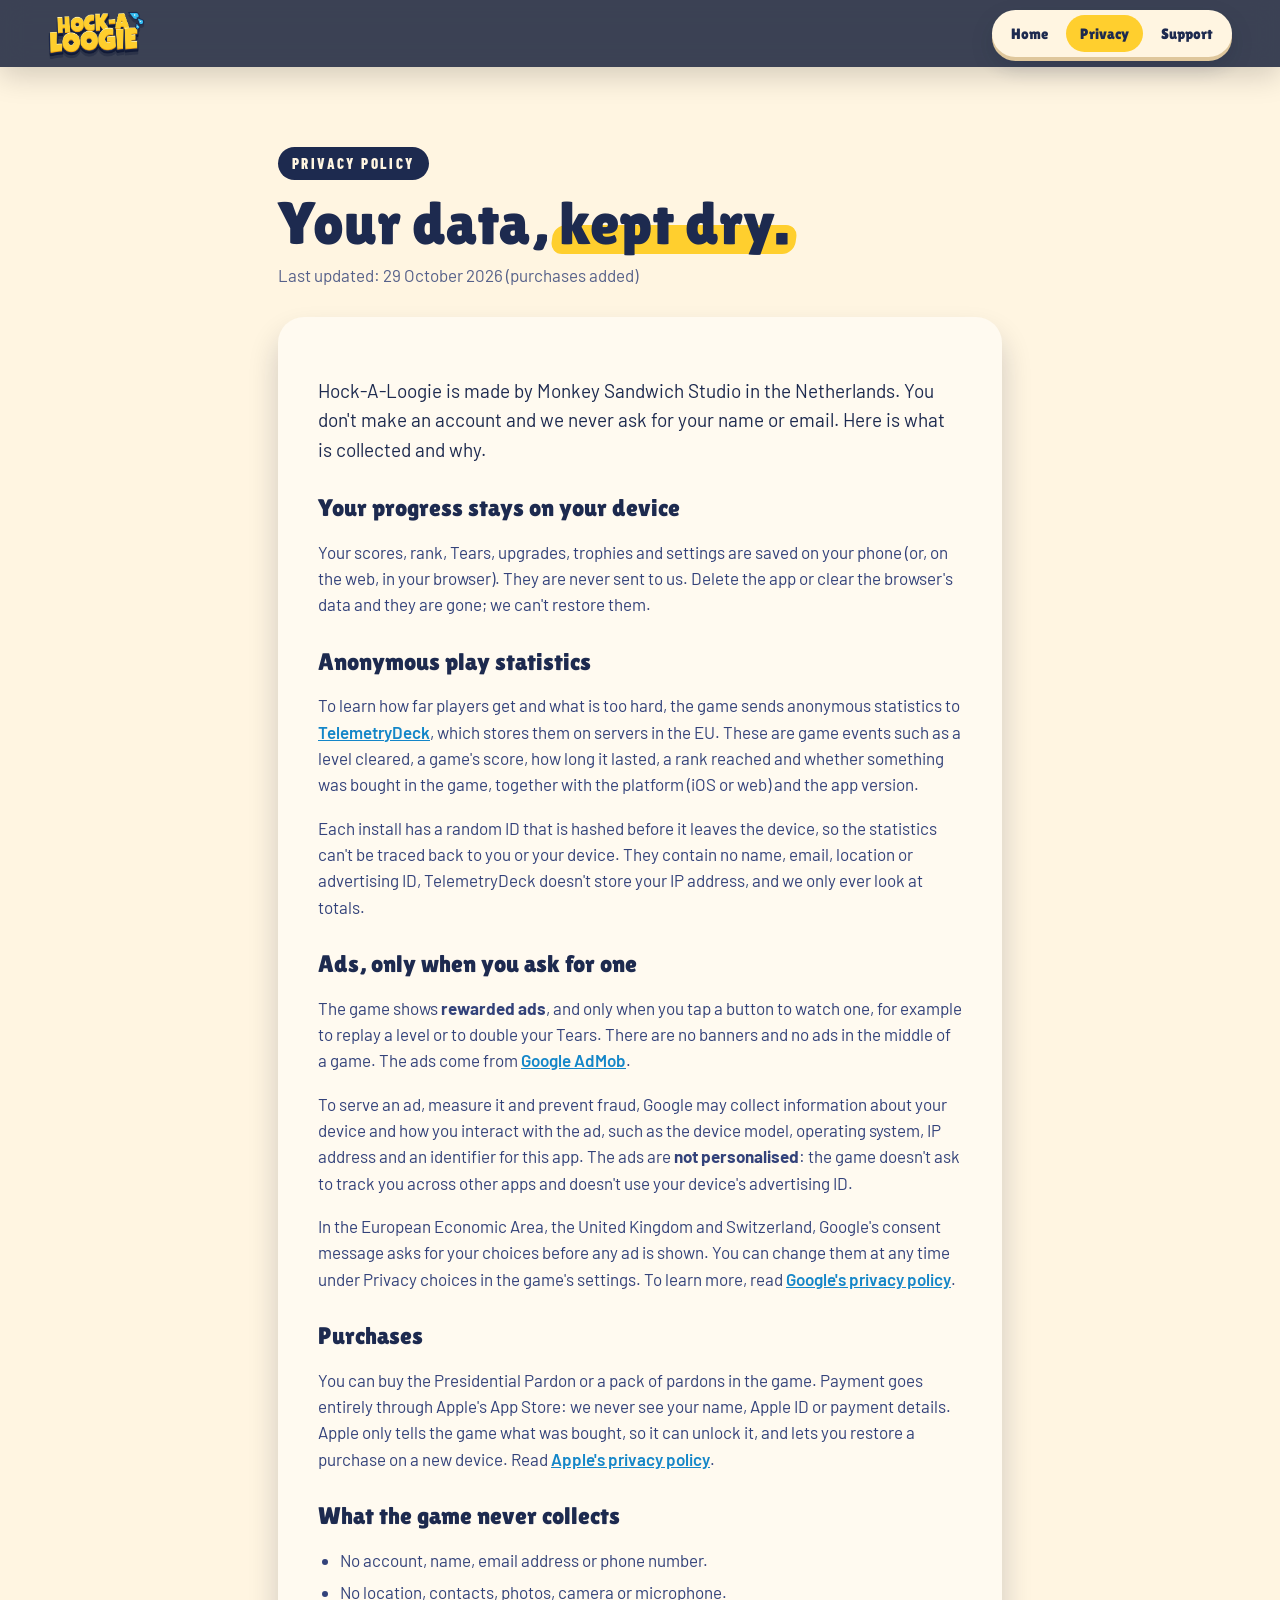
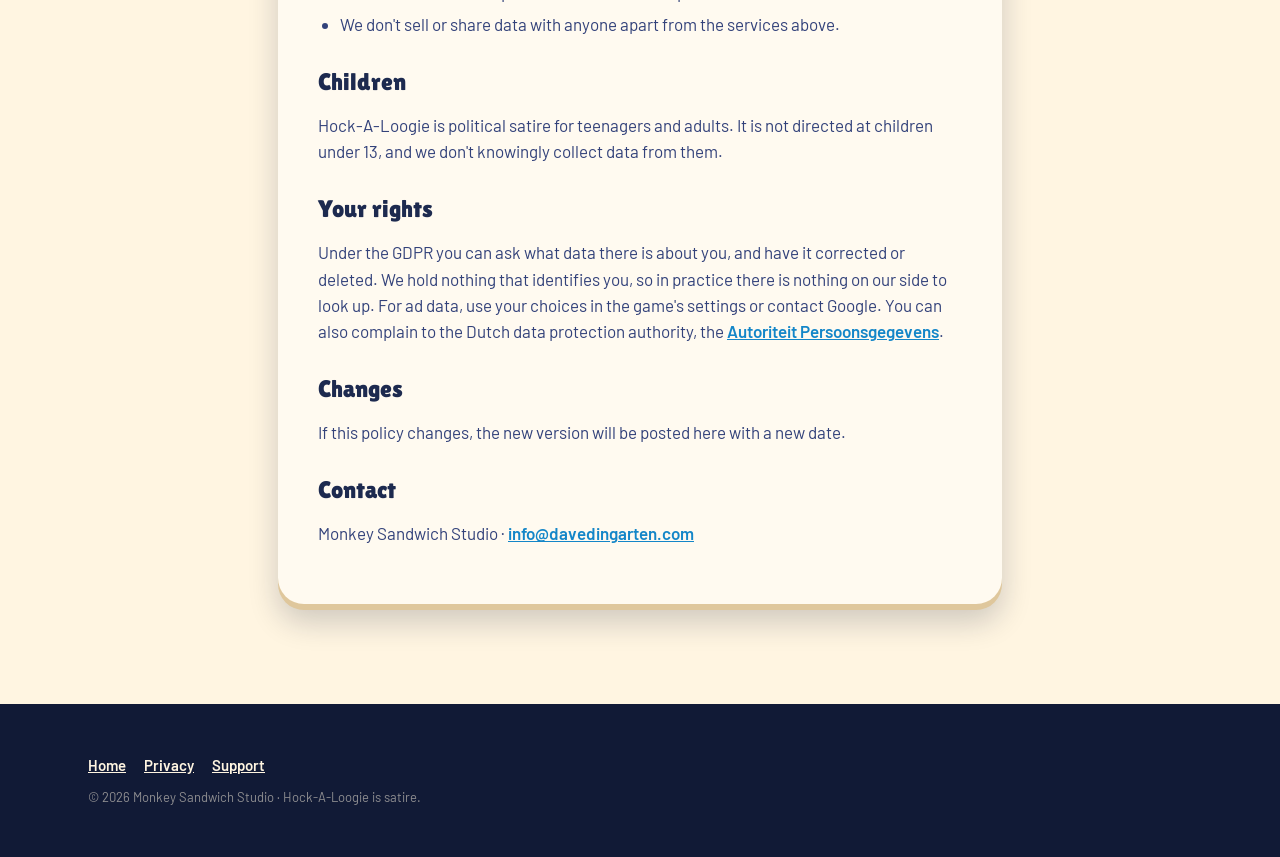
<file: privacy/index.html>
<!doctype html>
<html lang="en">
<head>
<meta charset="utf-8">
<meta name="viewport" content="width=device-width, initial-scale=1, viewport-fit=cover">
<title>Privacy Policy · Hock-A-Loogie</title>
<meta name="description" content="What Hock-A-Loogie collects, why, and what you can do about it.">
<meta name="theme-color" content="#1d2a4f">
<link rel="icon" href="../art/favicon.png">
<link rel="apple-touch-icon" href="../art/apple-touch-icon.png">
<link rel="preconnect" href="https://fonts.googleapis.com">
<link rel="preconnect" href="https://fonts.gstatic.com" crossorigin>
<link href="https://fonts.googleapis.com/css2?family=Barlow+Condensed:wght@800&family=Barlow:wght@400;600&family=Lilita+One&display=swap" rel="stylesheet">
<link rel="stylesheet" href="../css/site.css">
</head>
<body class="doc-page">

<header class="topbar solid">
  <a class="brand" href="../" aria-label="Hock-A-Loogie home"><img src="../art/logo.webp" alt="Hock-A-Loogie" width="1257" height="596"></a>
  <nav aria-label="Pages"><a href="../">Home</a><a href="./" class="on">Privacy</a><a href="../support/">Support</a></nav>
</header>

<main class="doc">
  <div class="wrap">
    <p class="kicker">PRIVACY POLICY</p>
    <h1 class="h2">Your data, <span class="hl">kept dry.</span></h1>
    <p class="date">Last updated: 29 October 2026 (purchases added)</p>

    <div class="doc-card">
      <p class="lead">Hock-A-Loogie is made by Monkey Sandwich Studio in the Netherlands. You don't make an account and we never ask for your name or email. Here is what is collected and why.</p>

      <h3>Your progress stays on your device</h3>
      <p>Your scores, rank, Tears, upgrades, trophies and settings are saved on your phone (or, on the web, in your browser). They are never sent to us. Delete the app or clear the browser's data and they are gone; we can't restore them.</p>

      <h3>Anonymous play statistics</h3>
      <p>To learn how far players get and what is too hard, the game sends anonymous statistics to <a href="https://telemetrydeck.com/privacy/" rel="noopener">TelemetryDeck</a>, which stores them on servers in the EU. These are game events such as a level cleared, a game's score, how long it lasted, a rank reached and whether something was bought in the game, together with the platform (iOS or web) and the app version.</p>
      <p>Each install has a random ID that is hashed before it leaves the device, so the statistics can't be traced back to you or your device. They contain no name, email, location or advertising ID, TelemetryDeck doesn't store your IP address, and we only ever look at totals.</p>

      <h3>Ads, only when you ask for one</h3>
      <p>The game shows <strong>rewarded ads</strong>, and only when you tap a button to watch one, for example to replay a level or to double your Tears. There are no banners and no ads in the middle of a game. The ads come from <a href="https://policies.google.com/technologies/partner-sites" rel="noopener">Google AdMob</a>.</p>
      <p>To serve an ad, measure it and prevent fraud, Google may collect information about your device and how you interact with the ad, such as the device model, operating system, IP address and an identifier for this app. The ads are <strong>not personalised</strong>: the game doesn't ask to track you across other apps and doesn't use your device's advertising ID.</p>
      <p>In the European Economic Area, the United Kingdom and Switzerland, Google's consent message asks for your choices before any ad is shown. You can change them at any time under Privacy choices in the game's settings. To learn more, read <a href="https://policies.google.com/privacy" rel="noopener">Google's privacy policy</a>.</p>

      <h3>Purchases</h3>
      <p>You can buy the Presidential Pardon or a pack of pardons in the game. Payment goes entirely through Apple's App Store: we never see your name, Apple ID or payment details. Apple only tells the game what was bought, so it can unlock it, and lets you restore a purchase on a new device. Read <a href="https://www.apple.com/legal/privacy/" rel="noopener">Apple's privacy policy</a>.</p>

      <h3>What the game never collects</h3>
      <ul>
        <li>No account, name, email address or phone number.</li>
        <li>No location, contacts, photos, camera or microphone.</li>
        <li>We don't sell or share data with anyone apart from the services above.</li>
      </ul>

      <h3>Children</h3>
      <p>Hock-A-Loogie is political satire for teenagers and adults. It is not directed at children under 13, and we don't knowingly collect data from them.</p>

      <h3>Your rights</h3>
      <p>Under the GDPR you can ask what data there is about you, and have it corrected or deleted. We hold nothing that identifies you, so in practice there is nothing on our side to look up. For ad data, use your choices in the game's settings or contact Google. You can also complain to the Dutch data protection authority, the <a href="https://autoriteitpersoonsgegevens.nl/en" rel="noopener">Autoriteit Persoonsgegevens</a>.</p>

      <h3>Changes</h3>
      <p>If this policy changes, the new version will be posted here with a new date.</p>

      <h3>Contact</h3>
      <p>Monkey Sandwich Studio · <a href="mailto:info@davedingarten.com">info@davedingarten.com</a></p>
    </div>
  </div>
</main>

<footer class="foot">
  <div class="wrap">
    <nav class="foot-links" aria-label="Pages"><a href="../">Home</a><a href="./">Privacy</a><a href="../support/">Support</a></nav>
    <p class="small">© 2026 Monkey Sandwich Studio · Hock-A-Loogie is satire.</p>
  </div>
</footer>
</body>
</html>
</file>
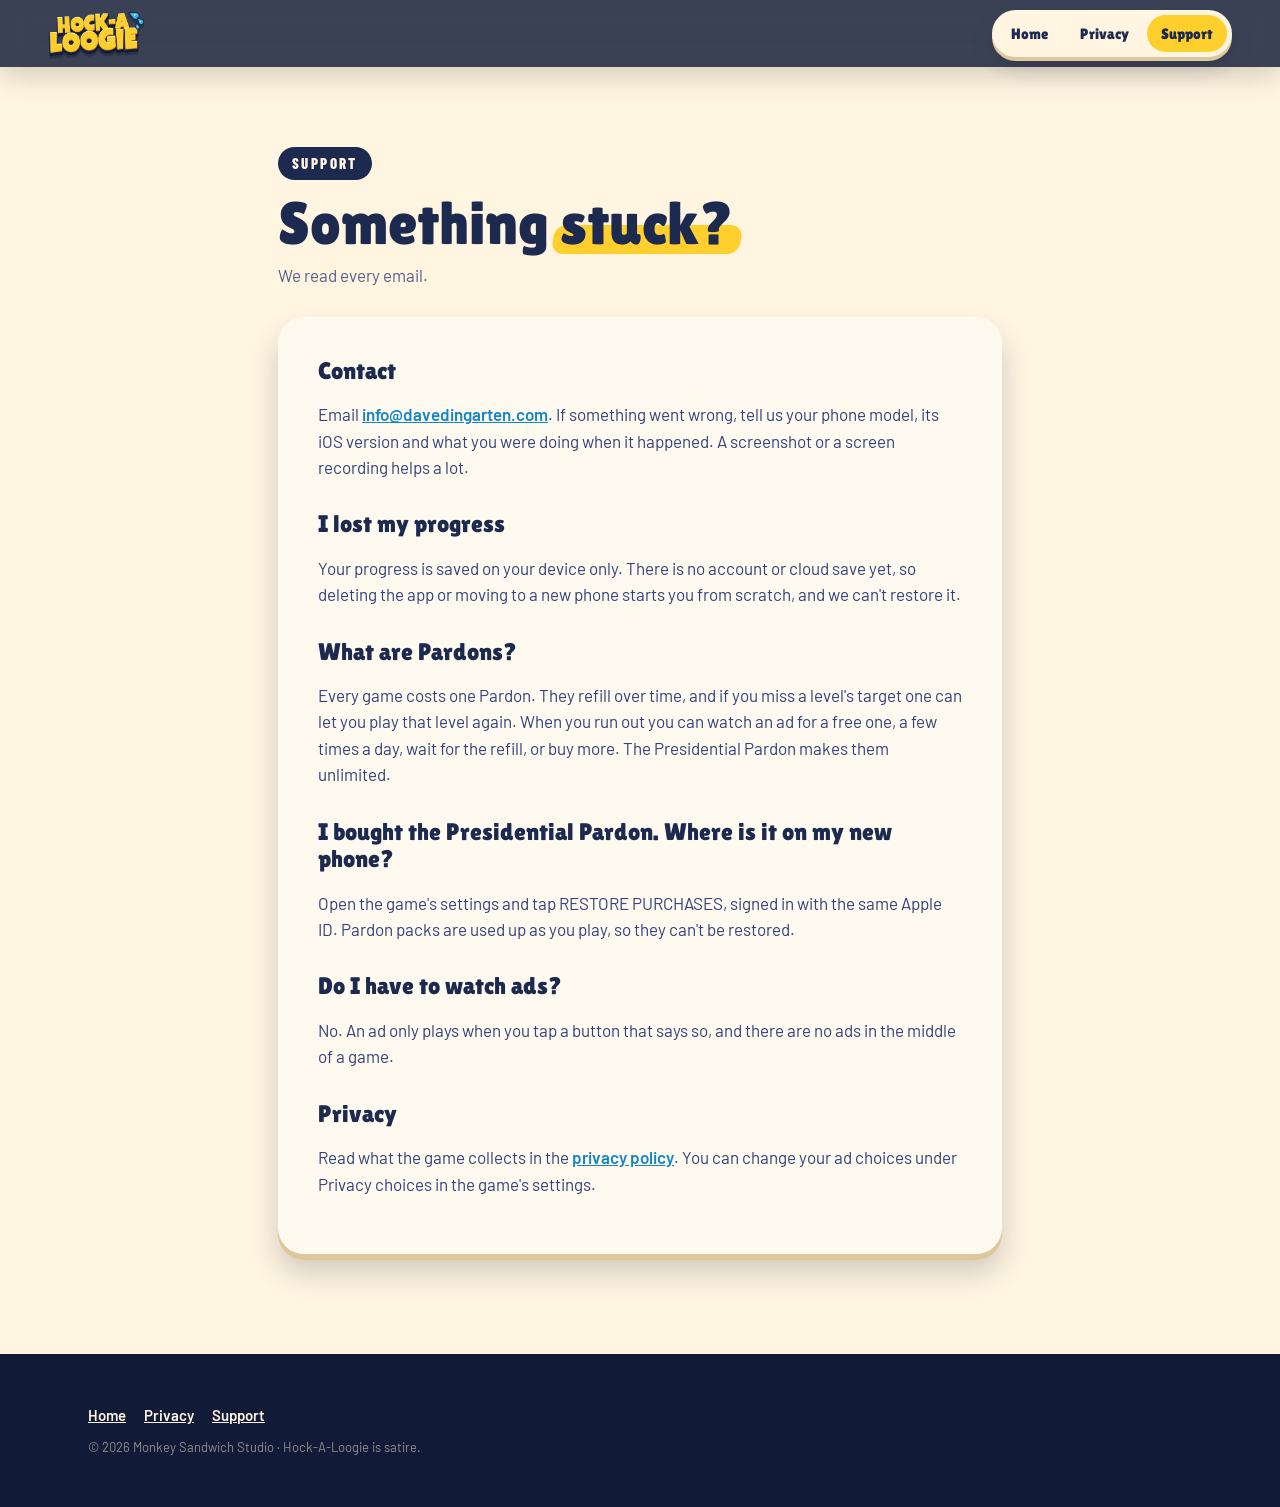
<file: support/index.html>
<!doctype html>
<html lang="en">
<head>
<meta charset="utf-8">
<meta name="viewport" content="width=device-width, initial-scale=1, viewport-fit=cover">
<title>Support · Hock-A-Loogie</title>
<meta name="description" content="Help with Hock-A-Loogie: contact, questions and bug reports.">
<meta name="theme-color" content="#1d2a4f">
<link rel="icon" href="../art/favicon.png">
<link rel="apple-touch-icon" href="../art/apple-touch-icon.png">
<link rel="preconnect" href="https://fonts.googleapis.com">
<link rel="preconnect" href="https://fonts.gstatic.com" crossorigin>
<link href="https://fonts.googleapis.com/css2?family=Barlow+Condensed:wght@800&family=Barlow:wght@400;600&family=Lilita+One&display=swap" rel="stylesheet">
<link rel="stylesheet" href="../css/site.css">
</head>
<body class="doc-page">

<header class="topbar solid">
  <a class="brand" href="../" aria-label="Hock-A-Loogie home"><img src="../art/logo.webp" alt="Hock-A-Loogie" width="1257" height="596"></a>
  <nav aria-label="Pages"><a href="../">Home</a><a href="../privacy/">Privacy</a><a href="./" class="on">Support</a></nav>
</header>

<main class="doc">
  <div class="wrap">
    <p class="kicker">SUPPORT</p>
    <h1 class="h2">Something <span class="hl">stuck?</span></h1>
    <p class="date">We read every email.</p>

    <div class="doc-card">
      <h3>Contact</h3>
      <p>Email <a href="mailto:info@davedingarten.com?subject=Hock-A-Loogie">info@davedingarten.com</a>. If something went wrong, tell us your phone model, its iOS version and what you were doing when it happened. A screenshot or a screen recording helps a lot.</p>

      <h3>I lost my progress</h3>
      <p>Your progress is saved on your device only. There is no account or cloud save yet, so deleting the app or moving to a new phone starts you from scratch, and we can't restore it.</p>

      <h3>What are Pardons?</h3>
      <p>Every game costs one Pardon. They refill over time, and if you miss a level's target one can let you play that level again. When you run out you can watch an ad for a free one, a few times a day, wait for the refill, or buy more. The Presidential Pardon makes them unlimited.</p>

      <h3>I bought the Presidential Pardon. Where is it on my new phone?</h3>
      <p>Open the game's settings and tap RESTORE PURCHASES, signed in with the same Apple ID. Pardon packs are used up as you play, so they can't be restored.</p>

      <h3>Do I have to watch ads?</h3>
      <p>No. An ad only plays when you tap a button that says so, and there are no ads in the middle of a game.</p>

      <h3>Privacy</h3>
      <p>Read what the game collects in the <a href="../privacy/">privacy policy</a>. You can change your ad choices under Privacy choices in the game's settings.</p>
    </div>
  </div>
</main>

<footer class="foot">
  <div class="wrap">
    <nav class="foot-links" aria-label="Pages"><a href="../">Home</a><a href="../privacy/">Privacy</a><a href="./">Support</a></nav>
    <p class="small">© 2026 Monkey Sandwich Studio · Hock-A-Loogie is satire.</p>
  </div>
</footer>
</body>
</html>
</file>
<file: css/site.css>
/* Hock-A-Loogie landing page. Palette and fonts from scripts/ui/style.gd. */
:root {
  --navy: #1d2a4f;
  --navy-mid: #33427a;
  --navy-soft: #56618a;
  --navy-deep: #111a36;
  --cream: #fff5e1;
  --cream-rim: #dfc79c;
  --yellow: #ffcf2e;
  --yellow-rim: #d9950b;
  --cyan: #34bdf2;
  --cyan-deep: #1486c8;
  --cyan-soft: #cdeefc;
  --red: #eb4352;
  --red-rim: #a1202e;
  --green: #62c94c;
  --goo: #a6dd3c;
  --goo-hi: #e9ff9a;
  --f-logo: 'Luckiest Guy', 'Lilita One', system-ui, sans-serif;
  --f-head: 'Lilita One', system-ui, sans-serif;
  --f-cond: 'Barlow Condensed', 'Arial Narrow', sans-serif;
  --f-body: 'Barlow', system-ui, sans-serif;
  --plate-shadow: 0 6px 0 var(--cream-rim), 0 18px 30px rgba(17, 26, 54, .2);
  --spring: cubic-bezier(.3, 1.5, .5, 1);
  --gutter: clamp(16px, 4vw, 48px);
}

*, *::before, *::after { box-sizing: border-box; }
html { scroll-behavior: smooth; -webkit-text-size-adjust: 100%; overflow-x: clip; }
body { margin: 0; background: var(--cream); color: var(--navy); font-family: var(--f-body); font-size: 17px; line-height: 1.55; overflow-x: clip; -webkit-font-smoothing: antialiased; }
img, video, svg { display: block; max-width: 100%; }
img { height: auto; }
a { color: inherit; }
button { font: inherit; color: inherit; cursor: pointer; }
.wrap { width: min(1200px, 100%); margin: 0 auto; padding: 0 var(--gutter); }

/* Held until the motion script takes over (see the <head>). */
.motion .hh-copy > *, .motion .hh-phones .phone, .motion .topbar { visibility: hidden; }

/* ---------- top bar ---------- */
.topbar { position: fixed; z-index: 40; top: 0; left: 0; right: 0; display: flex; align-items: center; gap: 16px; padding: 14px var(--gutter); padding-top: max(14px, env(safe-area-inset-top)); transition: background .35s, box-shadow .35s, padding .35s; pointer-events: none; }
.topbar > * { pointer-events: auto; }
.topbar.solid { background: rgba(17, 26, 54, .82); backdrop-filter: blur(14px) saturate(1.3); -webkit-backdrop-filter: blur(14px) saturate(1.3); box-shadow: 0 8px 30px rgba(0, 0, 0, .18); padding-top: 10px; padding-bottom: 10px; }
.brand { display: block; line-height: 0; transition: opacity .35s, transform .35s var(--spring); }
.brand img { height: 46px; width: auto; filter: drop-shadow(0 3px 0 rgba(17, 26, 54, .35)); }
.topbar:not(.solid) .brand { opacity: 0; transform: translateY(-10px) scale(.9); pointer-events: none; }
.topbar nav { margin-left: auto; display: flex; gap: 4px; background: var(--cream); border-radius: 999px; padding: 5px; box-shadow: 0 4px 0 var(--cream-rim), 0 10px 22px rgba(17, 26, 54, .2); }
.topbar nav a { font-family: var(--f-head); font-size: 15px; text-decoration: none; padding: 7px 14px; border-radius: 999px; transition: background .2s, transform .2s var(--spring); }
.topbar nav a:hover, .topbar nav a.on { background: var(--yellow); }
.topbar nav a:active { transform: scale(.94); }
.topbar nav .nav-cta { background: var(--navy); color: var(--cream); }
.topbar nav .nav-cta:hover { background: var(--navy-mid); }

/* ---------- shared pieces ---------- */
.pill { display: inline-block; font-family: var(--f-cond); font-weight: 800; font-size: 15px; letter-spacing: .12em; color: var(--cream); background: var(--navy); padding: 6px 16px 5px; border-radius: 999px; box-shadow: 0 3px 0 var(--navy-deep); }
.kicker { display: inline-block; margin: 0 0 14px; font-family: var(--f-cond); font-weight: 800; font-size: 15px; letter-spacing: .16em; color: var(--cream); background: var(--navy); padding: 5px 14px 4px; border-radius: 999px; }
.kicker.light { background: var(--yellow); color: var(--navy); }
.h2 { margin: 0 0 36px; font-family: var(--f-head); font-weight: 400; font-size: clamp(42px, 6vw, 80px); line-height: .98; color: var(--navy); }
.hl { position: relative; white-space: nowrap; z-index: 0; }
.hl::before { content: ''; position: absolute; z-index: -1; left: -.12em; right: -.12em; bottom: .04em; height: .48em; background: var(--yellow); border-radius: .2em; transform: skewX(-8deg) scaleX(var(--hl, 1)); transform-origin: left; }
.split .w { display: inline-block; overflow: hidden; vertical-align: top; padding-bottom: .08em; margin-bottom: -.08em; }
.split .w > span { display: inline-block; }
.cta-row { display: flex; flex-wrap: wrap; gap: 14px; align-items: center; }
.btn { display: inline-flex; align-items: center; gap: 10px; font-family: var(--f-head); font-size: 20px; text-decoration: none; padding: 14px 26px 13px; border-radius: 999px; border: 3px solid var(--navy); position: relative; transition: transform .2s var(--spring), box-shadow .15s; white-space: nowrap; }
.btn svg { width: 18px; fill: currentColor; }
.btn-yellow { background: linear-gradient(180deg, #ffe066, var(--yellow) 55%, #f4b51f); color: var(--navy); box-shadow: 0 6px 0 var(--navy), 0 14px 24px rgba(17, 26, 54, .3), inset 0 3px 0 rgba(255, 255, 255, .55); overflow: hidden; }
.btn-cream { background: var(--cream); color: var(--navy); box-shadow: 0 6px 0 var(--navy), 0 14px 24px rgba(17, 26, 54, .25), inset 0 3px 0 #fff; }
.btn:hover { transform: translateY(-3px); }
.btn:active { transform: translateY(5px); box-shadow: 0 1px 0 var(--navy), 0 4px 10px rgba(17, 26, 54, .2); }
.btn-yellow::after { content: ''; position: absolute; inset: 0; border-radius: inherit; background: linear-gradient(110deg, transparent 30%, rgba(255, 255, 255, .6) 45%, transparent 60%); background-size: 250% 100%; animation: btn-shine 5.5s ease-in-out infinite; pointer-events: none; }
@keyframes btn-shine { 0%, 70% { background-position: 130% 0; } 100% { background-position: -60% 0; } }
.btn-small { font-size: 16px; padding: 10px 18px 9px; }
.btn-small svg { fill: none; stroke: currentColor; stroke-width: 2.4; stroke-linecap: round; stroke-linejoin: round; }

/* ---------- hero ---------- */
.home-hero { position: relative; min-height: 100vh; min-height: 100svh; display: grid; align-items: center; overflow: hidden; padding: 110px 0 90px; background: #8fcff3; }
.hh-bg { position: absolute; inset: -4% 0; will-change: transform; }
.hh-bg img { width: 100%; height: 100%; object-fit: cover; object-position: 50% 60%; }
.home-hero::before { content: ''; position: absolute; inset: 0; z-index: 1; pointer-events: none; background: linear-gradient(90deg, rgba(255, 245, 225, .55) 0%, rgba(255, 245, 225, .15) 45%, rgba(255, 245, 225, 0) 70%), linear-gradient(180deg, rgba(17, 26, 54, .25), rgba(17, 26, 54, 0) 20%); }
.hh-grid { position: relative; z-index: 2; display: grid; grid-template-columns: 1fr auto; gap: clamp(30px, 6vw, 90px); align-items: center; }
.hh-logo { position: relative; margin: 14px 0 0; line-height: 0; width: min(560px, 100%); transform-origin: 50% 85%; }
.hh-logo img { width: 100%; height: auto; }
/* The game's logo shine: a soft band swept across the letters, clipped to them. */
.hh-logo .shine { position: absolute; inset: 0; pointer-events: none; -webkit-mask: url(../art/logo.webp) center / 100% 100% no-repeat; mask: url(../art/logo.webp) center / 100% 100% no-repeat; background: linear-gradient(105deg, transparent 38%, rgba(255, 252, 220, .85) 47%, rgba(255, 252, 220, .85) 50%, transparent 58%); background-size: 260% 100%; background-position: 140% 0; mix-blend-mode: screen; }
.tag { margin: 26px 0 8px; font-family: var(--f-head); font-size: clamp(22px, 2.3vw, 32px); line-height: 1.1; color: var(--cream); text-shadow: 0 2px 0 var(--navy), 0 0 18px rgba(17, 26, 54, .35); -webkit-text-stroke: 6px var(--navy); paint-order: stroke fill; }
.tag em { font-style: normal; color: var(--goo-hi); }
.sub { margin: 14px 0 22px; max-width: 470px; font-size: 16px; color: var(--navy); background: rgba(255, 245, 225, .82); backdrop-filter: blur(8px); -webkit-backdrop-filter: blur(8px); padding: 12px 16px; border-radius: 16px; box-shadow: 0 4px 0 rgba(223, 199, 156, .9); }
.hh-phones { position: relative; width: 500px; height: 660px; perspective: 1200px; }
.hh-phones .phone { position: absolute; margin: 0; will-change: transform; }
.p-title { left: 0; top: 10px; }
.p-play { right: 0; top: 70px; }
.phone-body { position: relative; width: 270px; aspect-ratio: 480 / 1040; border-radius: 40px; padding: 10px; background: linear-gradient(145deg, #3a4775, var(--navy-deep)); box-shadow: 0 0 0 3px #0b1126, 0 30px 60px rgba(17, 26, 54, .4), inset 0 2px 1px rgba(255, 255, 255, .25); }
.phone-body video, .phone-body img { width: 100%; height: 100%; object-fit: cover; border-radius: 31px; background: #8fbf6a; }
.phone-island { position: absolute; top: 18px; left: 50%; width: 78px; height: 22px; margin-left: -39px; border-radius: 20px; background: #000; }
.scroll-cue { position: absolute; z-index: 3; left: 50%; bottom: calc(96px + env(safe-area-inset-bottom)); width: 30px; height: 48px; margin-left: -15px; border: 3px solid var(--navy); border-radius: 18px; background: rgba(255, 245, 225, .6); }
.scroll-cue span { position: absolute; left: 50%; top: 8px; width: 8px; height: 11px; margin-left: -4px; border-radius: 4px; background: var(--cyan); animation: cue 1.8s ease-in infinite; }
@keyframes cue { 0% { transform: translateY(0); opacity: 1; } 70% { transform: translateY(18px) scaleY(1.4); opacity: 1; } 100% { transform: translateY(22px); opacity: 0; } }

/* ---------- ticker ---------- */
.ticker { position: relative; z-index: 3; height: 150px; margin: -75px 0; pointer-events: none; overflow: hidden; }
.band { position: absolute; left: -5%; right: -5%; display: flex; align-items: center; height: 56px; overflow: hidden; will-change: transform; }
.band-a { top: 32px; transform: rotate(-3deg); background: var(--yellow); border-block: 4px solid var(--navy); box-shadow: 0 10px 0 rgba(17, 26, 54, .15); z-index: 2; }
.band-b { top: 62px; transform: rotate(2.2deg); background: var(--navy); border-block: 4px solid var(--navy-deep); }
.tag-fnn { position: relative; z-index: 2; flex: none; height: 100%; display: flex; align-items: center; gap: 8px; padding: 4px 18px 0 7%; background: var(--red); color: #fff; font-family: var(--f-logo); font-size: 26px; box-shadow: 8px 0 0 var(--navy); }
.tag-fnn i { font-style: normal; font-family: var(--f-cond); font-weight: 900; font-size: 16px; letter-spacing: .12em; background: #fff; color: var(--red); padding: 2px 7px; border-radius: 4px; }
.track { display: flex; flex: none; white-space: nowrap; font-family: var(--f-cond); font-weight: 900; font-size: 25px; padding-top: 3px; color: var(--navy); will-change: transform; }
.band-b .track { color: var(--cream); font-family: var(--f-head); font-weight: 400; font-size: 22px; }
.track span { padding: 0 22px; display: inline-flex; align-items: center; gap: 22px; }
.track span::after { content: ''; width: 12px; height: 16px; background: var(--cyan); border: 2px solid var(--navy); border-radius: 50% 50% 50% 50% / 60% 60% 40% 40%; }
.band-b .track span::after { border-color: var(--cream); }

/* ---------- sections ---------- */
.sec { position: relative; padding: clamp(100px, 12vw, 160px) 0 clamp(80px, 9vw, 120px); }
.sec-sky { background: linear-gradient(180deg, #bfe6fb 0%, #e3f4fc 45%, var(--cream) 100%); overflow: hidden; }
.sec-cream { background: var(--cream); }

/* how to play */
.steps { list-style: none; margin: 0 0 30px; padding: 0; display: grid; grid-template-columns: repeat(3, 1fr); gap: 22px; }
.step { background: var(--cream); border-radius: 26px; padding: 22px 24px 26px; box-shadow: var(--plate-shadow); }
.step h3 { margin: 18px 0 4px; font-family: var(--f-head); font-weight: 400; font-size: 30px; line-height: 1; letter-spacing: .02em; }
.step p { margin: 0; color: var(--navy-mid); font-size: 16px; }
.step-art { width: 96px; height: 96px; border-radius: 22px; background: linear-gradient(180deg, #a5dcf6, #e2f4fc); position: relative; overflow: hidden; box-shadow: inset 0 0 0 3px var(--navy); }
.art-aim .ring { position: absolute; width: 30px; height: 30px; top: 30px; left: 33px; border-radius: 50%; border: 5px solid var(--yellow); box-shadow: 0 0 0 3px var(--navy); animation: aim 2.4s ease-in-out infinite; }
.art-aim .drag { position: absolute; width: 20px; height: 20px; bottom: 9px; left: 38px; border-radius: 50%; background: rgba(29, 42, 79, .25); animation: aimf 2.4s ease-in-out infinite; }
@keyframes aim { 0%, 100% { transform: translateX(-22px); } 50% { transform: translateX(22px); } }
@keyframes aimf { 0%, 100% { transform: translateX(-14px); } 50% { transform: translateX(14px); } }
.art-hold svg { width: 96px; }
.art-hold path { fill: none; stroke-linecap: round; }
.art-hold .t { stroke: var(--navy); stroke-width: 14; }
.art-hold .f { stroke: var(--yellow); stroke-width: 7; stroke-dasharray: 82; stroke-dashoffset: 82; animation: fill 2.4s ease-in infinite; }
@keyframes fill { 0% { stroke-dashoffset: 82; stroke: var(--cyan); } 70% { stroke: var(--yellow); } 85%, 100% { stroke-dashoffset: 0; stroke: var(--red); } }
.art-release .blob { position: absolute; width: 18px; height: 22px; left: 14px; top: 10px; background: var(--cyan-soft); border: 3px solid var(--navy); border-radius: 50% 50% 50% 50% / 60% 60% 40% 40%; animation: lob 2.4s cubic-bezier(.4, 0, .9, .6) infinite; }
.art-release .splash { position: absolute; width: 50px; height: 14px; left: 32px; bottom: 13px; border-radius: 50%; background: var(--cyan-soft); border: 3px solid var(--navy); transform: scale(0); animation: splash 2.4s ease-out infinite; }
@keyframes lob { 0% { transform: translate(0, 0) rotate(0); opacity: 1; } 55% { transform: translate(42px, 52px) rotate(120deg); opacity: 1; } 56%, 100% { opacity: 0; transform: translate(42px, 52px); } }
@keyframes splash { 0%, 54% { transform: scale(0); } 62% { transform: scale(1.25, 1); } 75%, 92% { transform: scale(1); opacity: 1; } 100% { opacity: 0; } }
.rules { list-style: none; padding: 0; margin: 0; display: flex; flex-wrap: wrap; gap: 10px; }
.rules li { font-family: var(--f-cond); font-weight: 600; font-size: 17px; background: #fff; border: 2.5px solid var(--navy); border-radius: 999px; padding: 6px 14px 5px; box-shadow: 0 3px 0 var(--navy); }
.rules b { font-weight: 900; color: var(--cyan-deep); margin-right: 3px; }

/* stats */
.stats { position: relative; overflow: hidden; padding: 70px 0; background: var(--navy); color: var(--cream); }
.stats-bg { position: absolute; inset: -20% 0; will-change: transform; }
.stats-bg img { width: 100%; height: 100%; object-fit: cover; }
.stats::before { content: ''; position: absolute; inset: 0; z-index: 1; background: linear-gradient(90deg, rgba(17, 26, 54, .86), rgba(17, 26, 54, .7)); }
.stats-row { position: relative; z-index: 2; display: grid; grid-template-columns: repeat(4, 1fr); gap: 20px; text-align: center; }
.stat b { display: block; font-family: var(--f-logo); font-weight: 400; font-size: clamp(56px, 7vw, 92px); line-height: 1; color: var(--yellow); -webkit-text-stroke: .1em var(--navy-deep); paint-order: stroke fill; text-shadow: 0 .07em 0 var(--navy-deep); }
.stat span { display: block; margin-top: 8px; font-family: var(--f-cond); font-weight: 800; font-size: 17px; letter-spacing: .08em; text-transform: uppercase; color: rgba(255, 245, 225, .85); }

/* features */
.feat-grid { display: grid; grid-template-columns: repeat(3, 1fr); gap: 28px; perspective: 1400px; }
.feat { background: var(--cream); border-radius: 26px; padding: 12px 12px 22px; box-shadow: var(--plate-shadow); transform-style: preserve-3d; will-change: transform; }
.feat-img { aspect-ratio: 4 / 5; border-radius: 18px; overflow: hidden; box-shadow: inset 0 0 0 3px rgba(29, 42, 79, .15); background: var(--cyan-soft); }
.feat-img img { width: 100%; height: 100%; object-fit: cover; transition: transform .8s cubic-bezier(.2, .7, .2, 1); }
.feat:hover .feat-img img { transform: scale(1.05); }
.feat h3 { margin: 18px 10px 6px; font-family: var(--f-head); font-weight: 400; font-size: 26px; line-height: 1.05; }
.feat p { margin: 0 10px; color: var(--navy-mid); font-size: 16px; }

/* faq */
.faq-wrap { display: grid; grid-template-columns: minmax(240px, 380px) 1fr; gap: clamp(30px, 6vw, 80px); align-items: start; }
.faq { display: grid; gap: 14px; }
.faq details { background: var(--cream); border-radius: 20px; box-shadow: 0 5px 0 var(--cream-rim), 0 14px 24px rgba(17, 26, 54, .12); overflow: hidden; }
.faq summary { list-style: none; cursor: pointer; display: flex; align-items: center; justify-content: space-between; gap: 16px; padding: 18px 22px; font-family: var(--f-head); font-size: 22px; line-height: 1.15; }
.faq summary::-webkit-details-marker { display: none; }
.faq summary::after { content: '+'; flex: none; width: 34px; height: 34px; display: grid; place-items: center; border-radius: 50%; background: var(--yellow); border: 2.5px solid var(--navy); box-shadow: 0 3px 0 var(--navy); font-size: 24px; line-height: 1; padding-top: 2px; transition: transform .35s var(--spring); }
.faq details[open] summary::after { transform: rotate(135deg); }
.faq-a { overflow: hidden; }
.faq-a p { margin: 0; padding: 0 22px 20px; color: var(--navy-mid); }

/* coming soon */
.soon { position: relative; overflow: hidden; padding: 90px 0 100px; background: radial-gradient(90% 120% at 25% 40%, #9bd8f7 0%, #5fb6ef 60%, #3d95d6 100%); }
.soon::before { content: ''; position: absolute; inset: 0; pointer-events: none; opacity: .85; background:
  radial-gradient(closest-side, #fff 55%, transparent) 6% 16% / 280px 90px no-repeat,
  radial-gradient(closest-side, #fff 55%, transparent) 92% 22% / 340px 110px no-repeat,
  radial-gradient(closest-side, #fff 55%, transparent) 72% 92% / 260px 80px no-repeat; }
.soon-grid { position: relative; display: grid; grid-template-columns: auto 1fr; gap: clamp(28px, 5vw, 70px); align-items: center; }
.tile { width: clamp(140px, 17vw, 210px); aspect-ratio: 1; border-radius: 22.5%; overflow: hidden; box-shadow: 0 0 0 4px var(--navy), 0 9px 0 var(--navy), 0 26px 40px rgba(17, 26, 54, .3); will-change: transform; }
.tile img { width: 100%; height: 100%; }
.soon-head { margin: 0 0 20px; font-family: var(--f-logo); font-weight: 400; font-size: clamp(40px, 5.4vw, 76px); line-height: .95; color: var(--cream); -webkit-text-stroke: .1em var(--navy); paint-order: stroke fill; text-shadow: 0 .07em 0 var(--navy-deep); }
.soon-head span { display: inline-block; color: var(--yellow); }
.store { display: inline-flex; align-items: center; gap: 12px; padding: 10px 22px 10px 16px; border-radius: 16px; background: var(--navy); border: 3px solid var(--navy-deep); box-shadow: 0 5px 0 var(--navy-deep); font-family: var(--f-head); font-size: 22px; line-height: 1; color: var(--cream); }
.store svg { width: 30px; fill: none; stroke: var(--cream); stroke-width: 1.8; stroke-linecap: round; }
.store small { display: block; font-family: var(--f-cond); font-weight: 600; font-size: 13px; letter-spacing: .06em; opacity: .8; margin-bottom: 3px; }
.share-row { display: flex; flex-wrap: wrap; align-items: center; gap: 12px 22px; margin-top: 22px; }
.press-link { font-family: var(--f-head); font-size: 18px; color: var(--navy); text-decoration: none; border-bottom: 3px solid var(--navy); padding-bottom: 1px; }
.press-link small { font-family: var(--f-cond); font-weight: 600; font-size: 14px; letter-spacing: .04em; margin-left: 6px; opacity: .8; }
.press-link:hover { color: var(--cream); border-color: var(--cream); }
.toast { position: fixed; z-index: 60; left: 50%; bottom: 28px; transform: translate(-50%, 20px); opacity: 0; background: var(--navy); color: var(--cream); font-family: var(--f-head); font-size: 17px; padding: 10px 18px; border-radius: 999px; box-shadow: 0 5px 0 var(--navy-deep); transition: opacity .3s, transform .4s var(--spring); pointer-events: none; }
.toast.on { opacity: 1; transform: translate(-50%, 0); }

/* footer */
.foot { background: var(--navy-deep); color: rgba(255, 245, 225, .75); padding: 50px 0 calc(40px + env(safe-area-inset-bottom)); font-size: 15px; }
.foot p { max-width: 720px; margin: 0 0 10px; }
.foot .small { font-size: 13px; opacity: .7; }
.foot-grid { display: grid; grid-template-columns: auto 1fr; gap: 40px; align-items: center; }
.foot-logo { width: 190px; height: auto; }

/* ---------- the drop that falls down the page ---------- */
.drop-layer { position: absolute; left: 0; top: 0; width: 100%; height: 0; z-index: 30; pointer-events: none; }
.scroll-drop { position: absolute; left: 0; top: 0; width: 26px; height: 32px; margin: -16px 0 0 -13px; border-radius: 50% 50% 50% 50% / 60% 60% 40% 40%; background: radial-gradient(circle at 36% 30%, #fff 0 12%, #9fe3ff 26%, var(--cyan) 62%, var(--cyan-deep) 100%); border: 3.5px solid var(--navy); opacity: 0; will-change: transform; }
.drop-splat { position: absolute; left: 0; top: 0; width: 86px; margin: -29px 0 0 -43px; opacity: 0; transform: scale(0); }
.drop-splat svg { width: 100%; overflow: visible; }
.drop-splat path, .drop-splat circle { fill: var(--cyan); stroke: var(--navy); stroke-width: 3.5; }
.drop-splat .hi { fill: rgba(255, 255, 255, .8); }

/* ---------- small screens ---------- */
@media (max-width: 1000px) {
  .feat-grid { grid-template-columns: repeat(2, 1fr); }
  .steps { grid-template-columns: 1fr; }
  .step { display: grid; grid-template-columns: 96px 1fr; column-gap: 20px; align-items: center; }
  .step-art { grid-row: span 2; }
  .step h3 { margin: 0 0 4px; align-self: end; }
  .step p { align-self: start; }
}
@media (max-width: 900px) {
  .topbar { gap: 10px; }
  .brand img { height: 38px; }
  .topbar nav { padding: 4px; overflow-x: auto; max-width: calc(100vw - 32px); scrollbar-width: none; margin-left: auto; }
  .topbar nav a { font-size: 13px; padding: 6px 10px; white-space: nowrap; }
  .topbar:not(.solid) .brand { display: none; }
  .topbar.solid nav a:not(.nav-cta) { display: none; }
  .hh-grid { grid-template-columns: 1fr; text-align: center; justify-items: center; }
  .hh-copy { display: grid; justify-items: center; }
  .hh-copy .cta-row { justify-content: center; }
  .home-hero::before { background: linear-gradient(180deg, rgba(255, 245, 225, .5) 0%, rgba(255, 245, 225, .2) 50%, rgba(255, 245, 225, 0) 80%); }
  .hh-phones { width: 340px; height: 450px; }
  .phone-body { width: 184px; border-radius: 30px; padding: 7px; }
  .phone-body video, .phone-body img { border-radius: 24px; }
  .phone-island { top: 13px; width: 54px; height: 16px; margin-left: -27px; }
  .scroll-cue { display: none; }
  .tag { font-size: 22px; }
  .stats-row { grid-template-columns: repeat(2, 1fr); row-gap: 34px; }
  .faq-wrap { grid-template-columns: 1fr; gap: 0; }
  .soon-grid { grid-template-columns: 1fr; justify-items: center; text-align: center; }
  .soon .cta-row, .share-row { justify-content: center; }
  .foot-grid { grid-template-columns: 1fr; gap: 20px; }
  .ticker { height: 120px; margin: -60px 0; }
  .band { height: 46px; }
  .track { font-size: 20px; }
  .band-b .track { font-size: 18px; }
  .tag-fnn { font-size: 20px; }
}
@media (max-width: 600px) {
  .feat-grid { grid-template-columns: 1fr; }
  .step { grid-template-columns: 74px 1fr; column-gap: 14px; padding: 16px; }
  .step-art { width: 74px; height: 74px; }
  .art-aim .ring { left: 22px; top: 20px; }
  .art-aim .drag { left: 27px; }
  .art-hold svg { width: 74px; }
  .faq summary { font-size: 19px; }
}

@media (prefers-reduced-motion: reduce) {
  *, *::before, *::after { animation-duration: .001s !important; animation-iteration-count: 1 !important; transition-duration: .001s !important; }
  html { scroll-behavior: auto; }
  .drop-layer { display: none; }
}

/* ---------- text pages (privacy, support) ---------- */
.doc-page .topbar { position: sticky; }
.doc-page .topbar .brand { opacity: 1; transform: none; pointer-events: auto; }
.doc { padding: clamp(40px, 7vw, 80px) 0 clamp(60px, 8vw, 100px); }
.doc .wrap { max-width: 820px; }
.doc .h2 { font-size: clamp(38px, 6vw, 60px); margin-bottom: 10px; }
.doc .date { color: var(--navy-soft); margin: 0 0 28px; }
.doc-card { background: #fffaf0; border-radius: 26px; box-shadow: var(--plate-shadow); padding: clamp(22px, 4vw, 40px); }
.doc-card h3 { font-family: var(--f-head); font-weight: 400; font-size: 24px; line-height: 1.15; margin: 30px 0 8px; }
.doc-card h3:first-child { margin-top: 0; }
.doc-card p, .doc-card li { color: var(--navy-mid); }
.doc-card ul { padding-left: 22px; }
.doc-card li { margin: 6px 0; }
.doc-card a { color: var(--cyan-deep); font-weight: 600; }
.doc-card .lead { color: var(--navy); font-size: 19px; }
.foot-links { display: flex; gap: 18px; flex-wrap: wrap; margin: 0 0 10px; }
.foot-links a { color: var(--cream); font-weight: 600; }
</file>
